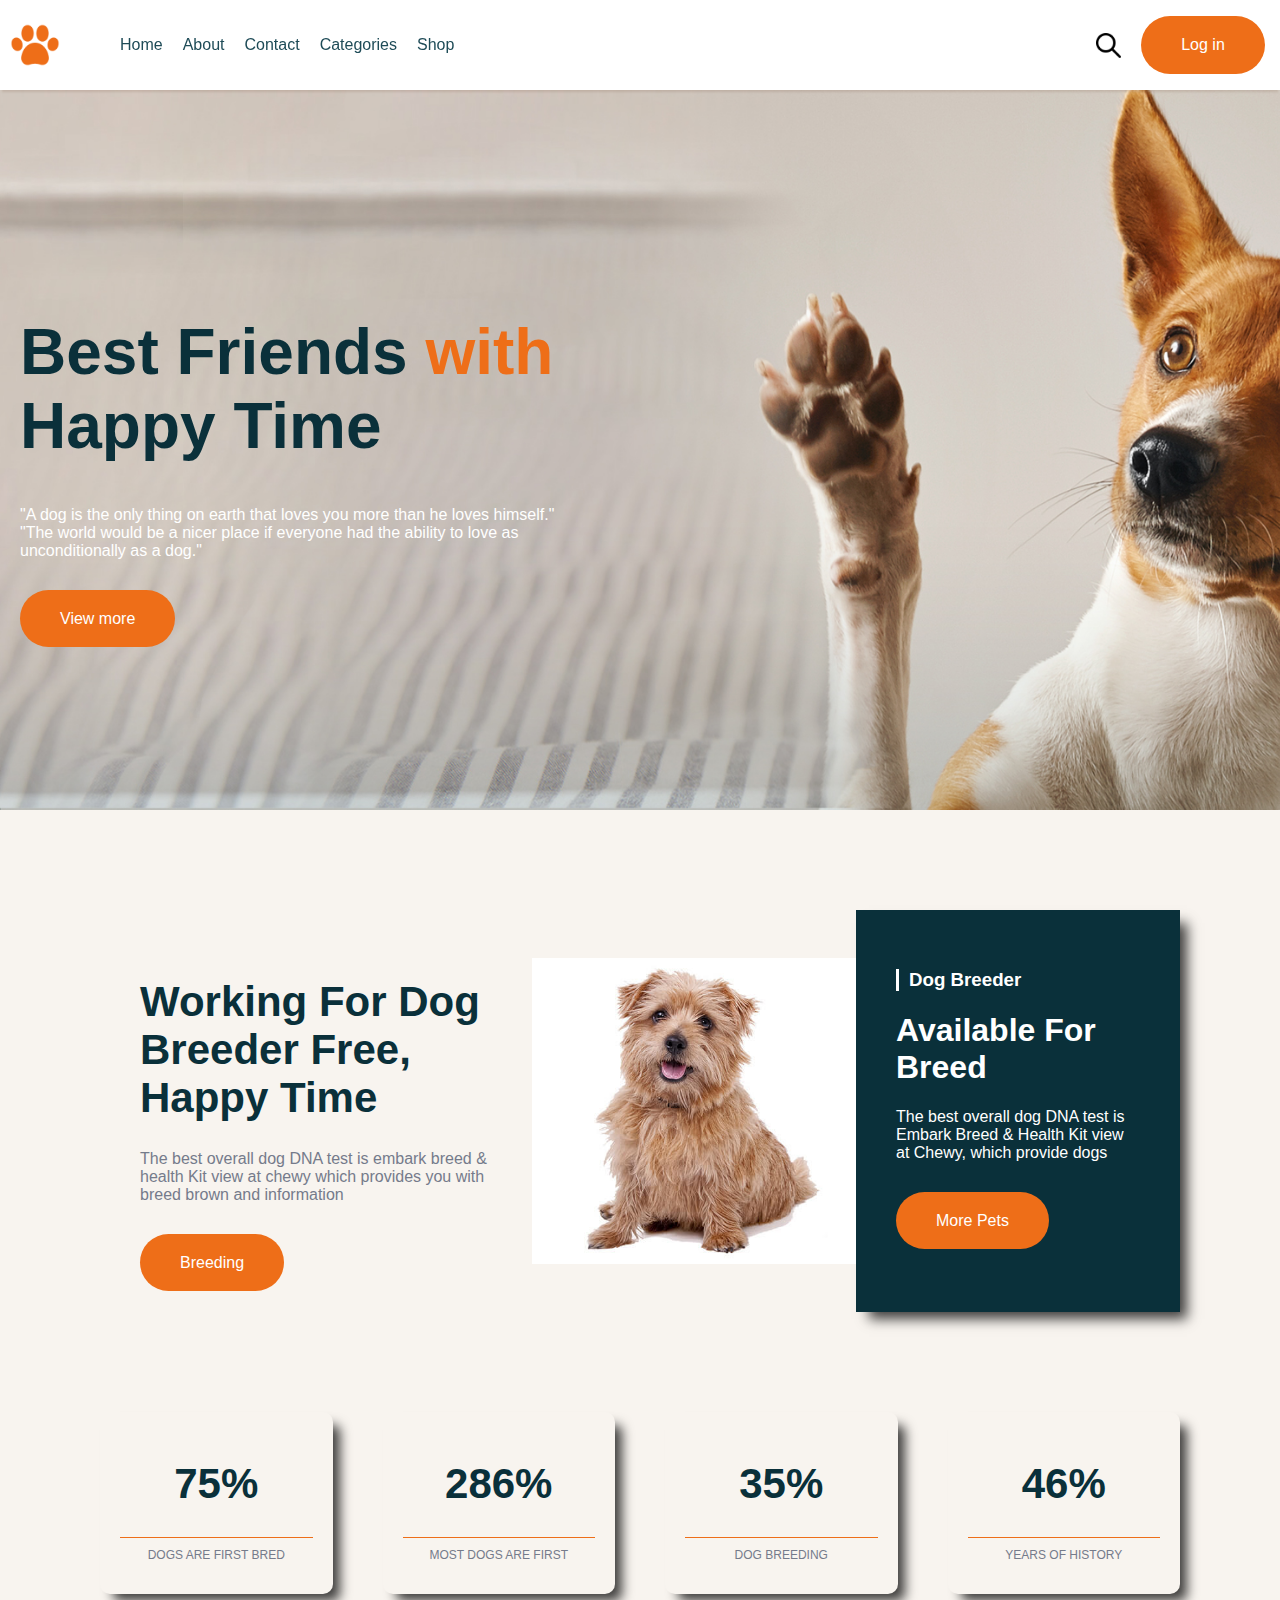
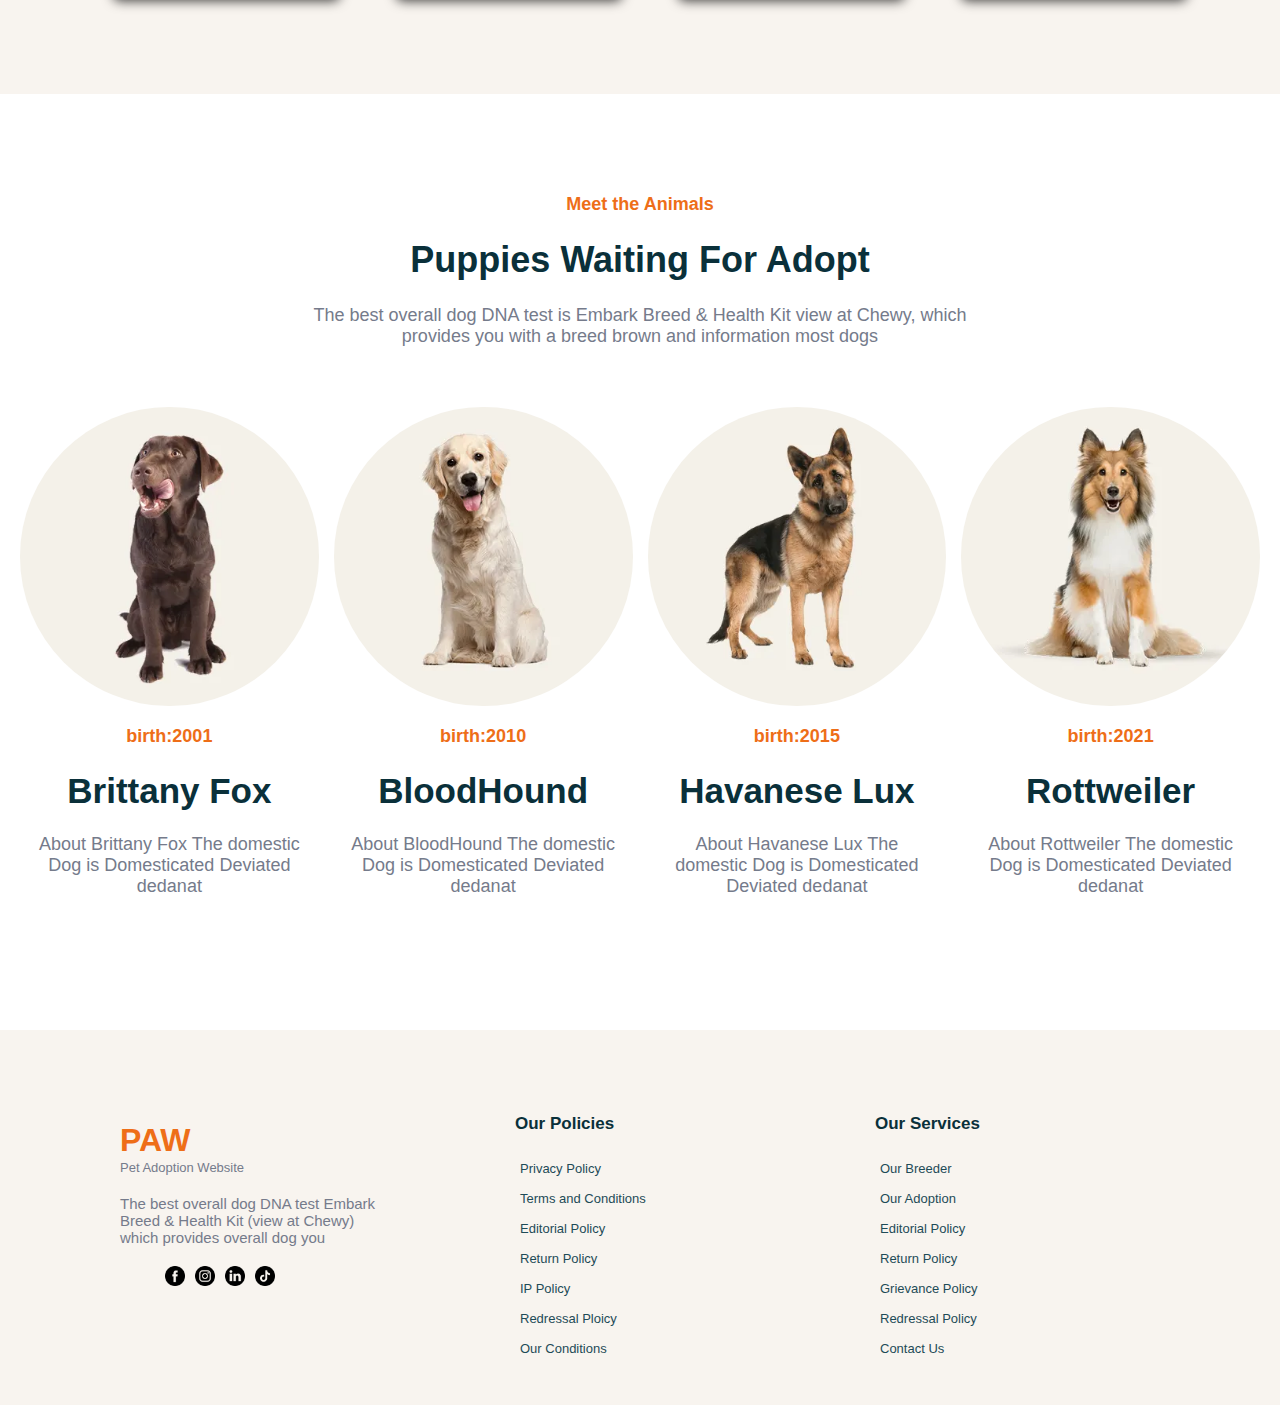
<file: Web Project(Pet Adoption website)/index.html>
<!DOCTYPE html>
<html lang="en">

<head>
    <meta charset="UTF-8">
    <meta name="viewport" content="width=>, initial-scale=1.0">
    <link rel="stylesheet" href="css/home.css">
    <link rel="stylesheet" href="css/carousel.css">
    <link rel="stylesheet" href="css/globals.css">
    <link href="https://cdnjs.cloudflare.com/ajax/libs/font-awesome/6.1.1/css/all.min.css"
        integrity="sha512-KfkfwYDsLkIlwQp6LFnl8zNdLGxu9YAA1QvwINks4PhcElQSvqcyVLLD9aMhXd13uQjoXtEKNosOWaZqXgel0g=="
        crossorigin="anonymous" referrerpolicy="no-referrer" rel="stylesheet" />
    <script src="https://code.jquery.com/jquery-3.6.0.min.js"
        integrity="sha256-/xUj+3OJU5yExlq6GSYGSHk7tPXikynS7ogEvDej/m4=" crossorigin="anonymous">
        </script>
    <script type="text/javascript" src="js/jquery.cycle.all.js"></script>
    <link rel="icon" type="image/x-icon" href="favicon.ico">
    <title>Pet Adoption Website</title>
</head>

<body>
    <nav>
        <div class="logo">
            <div class="paw-logo"><img src="assets/pets.png" /></div>
            <ul class="nav-links">
                <li><a href='/'>Home</a></li>
                <li><a href='/about.php'>About</a></li>
                <li><a href='#footer'>Contact</a></li>
                <li><a href='#'>Categories</a></li>
                <li><a href='/shop.php'>Shop</a></li>
            </ul>
        </div>
        <div class="cart">
            <input type="text" id="search" disabled>
            <div class="search"><img src="assets/magnifying-glass.png" alt="search"></div>
            <a href="login.html" class="button">Log in</a>
        </div>
    </nav>
    <div class="hero">
        <div class="hero-in">
            <div class="hero-in-cont">
                <h1>Best Friends <span>with</span> Happy Time</h1>
                <p>"A dog is the only thing on earth that loves you more than he loves himself."<br>"The world would be
                    a nicer place if everyone had the ability to love as<br> unconditionally as a dog."</p>
                <a href="#" class="button">View more</a>
            </div>
        </div>
        <div class="hero-in"></div>
    </div>
    <div class="hero2">
        <div class="hero2-left">
            <h1>Working For Dog Breeder Free, Happy Time</h1>
            <p>The best overall dog DNA test is embark breed & health Kit view at chewy which provides you with breed
                brown and information</p>
            <a href="#" class="button">Breeding</a>
        </div>
        <div class="hero2-right">
            <div class="slider">
                <div class="carousel-slider">
                    <img src="assets/1.jpeg" alt="1">
                    <img src="assets/2.jpeg" alt="2">
                    <img src="assets/3.jpeg" alt="3">
                </div>
            </div>
            <div class="highlight">
                <h3>Dog Breeder</h3>
                <h1>Available For Breed</h1>
                <p>The best overall dog DNA test is Embark Breed & Health Kit view at Chewy, which provide dogs</p>
                <a href="#" class="button">More Pets</a>
            </div>
        </div>

    </div>
    <div class="info">
        <div class="info-in">
            <h1>75%</h1>
            <p>DOGS ARE FIRST BRED</p>
        </div>
        <div class="info-in">
            <h1>286%</h1>
            <p>MOST DOGS ARE FIRST</p>
        </div>
        <div class="info-in">
            <h1>35%</h1>
            <p>DOG BREEDING</p>
        </div>
        <div class="info-in">
            <h1>46%</h1>
            <p>YEARS OF HISTORY</p>
        </div>
    </div>
    <!-- <--------------------------third page--------------------->

    <div class="pet">
        <span>Meet the Animals</span>
        <h1>Puppies Waiting For Adopt</h1>
        <p>The best overall dog DNA test is Embark Breed & Health Kit view at Chewy, which<br> provides you with a breed
            brown and information most dogs</p>
        <div class="pets">
            <div class="pets-in">
                <div class="pets-img">
                    <img src="assets/pet4.webp" alt="">
                </div>
                <div class="pets-text">
                    <span>birth:2001</span>
                    <h1>Brittany Fox</h1>
                    <p>About Brittany Fox The domestic Dog is Domesticated Deviated dedanat</p>
                </div>
            </div>
            <div class="pets-in">
                <div class="pets-img">
                    <img src="assets/pet1.webp" alt="">
                </div>
                <div class="pets-text">
                    <span>birth:2010</span>
                    <h1>BloodHound</h1>
                    <p>About BloodHound The domestic Dog is Domesticated Deviated dedanat</p>
                </div>
            </div>
            <div class="pets-in">
                <div class="pets-img">
                    <img src="assets/pet2.webp" alt="">
                </div>
                <div class="pets-text">
                    <span>birth:2015</span>
                    <h1>Havanese Lux</h1>
                    <p>About Havanese Lux The domestic Dog is Domesticated Deviated dedanat</p>
                </div>
            </div>
            <div class="pets-in">
                <div class="pets-img">
                    <img src="assets/pet3.webp" alt="">
                </div>
                <div class="pets-text">
                    <span>birth:2021</span>
                    <h1>Rottweiler</h1>
                    <p>About Rottweiler The domestic Dog is Domesticated Deviated dedanat</p>
                </div>
            </div>
        </div>
    </div>
    <!-- footer -->
    <div class="footer" id="footer">
        <div class="footer-in">
            <h1>PAW</h1>
            <span>
                Pet Adoption Website
            </span>
            <p>The best overall dog DNA test Embark<br> Breed & Health Kit (view at Chewy)<br> which provides overall dog you</p>
            <ul class="social">
                <li><a href="#"><img src="assets/socials/facebook.png" alt="facebook"></a></li>
                <li><a href="#"><img src="assets/socials/instagram.png" alt="instagram"></a></li>
                <li><a href="#"><img src="assets/socials/linkedin.png" alt="linkedin"></a></li>
                <li><a href="#"><img src="assets/socials/tiktok.png" alt="tiktok"></a></li>
            </ul>
        </div>
        <div class="footer-in">
                <h2>Our Policies</h2>
                <ul>
                    <li><a href="#">Privacy Policy</a></li>
                    <li><a href="#">Terms and Conditions</a></li>
                    <li><a href="#">Editorial Policy</a></li>
                    <li><a href="#">Return Policy</a></li>
                    <li><a href="#">IP Policy</a></li>
                    <li><a href="#">Redressal Ploicy</a></li>
                    <li><a href="#">Our Conditions</a></li>
                </ul>
        </div>
        <div class="footer-in">
            <h2>Our Services</h2>
            <ul>
                <li><a href="#">Our Breeder</a></li>
                <li><a href="#">Our Adoption</a></li>
                <li><a href="#">Editorial Policy</a></li>
                <li><a href="#">Return Policy</a></li>
                <li><a href="#">Grievance Policy</a></li>
                <li><a href="#">Redressal Policy</a></li>
                <li><a href="#">Contact Us</a></li>
            </ul>
        </div>
        
    </div>
    <script src="js/home.js"></script>
</body>

</html>
</file>
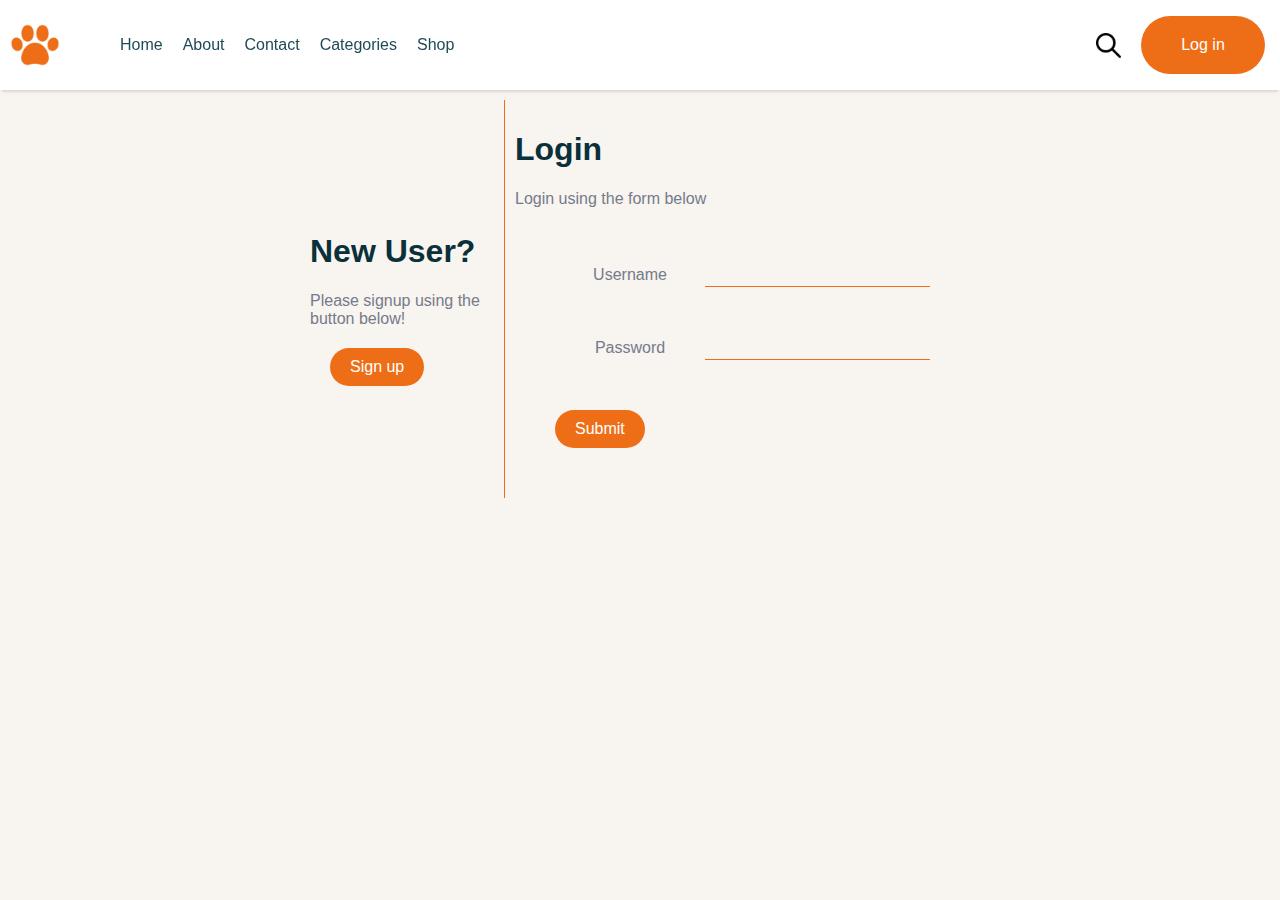
<file: Web Project(Pet Adoption website)/login.html>
<!DOCTYPE html>
<html lang="en">

<head>
    <meta charset="UTF-8">
    <meta name="viewport" content="width=>, initial-scale=1.0">
    <link rel="stylesheet" href="css/login.css">
    <link rel="stylesheet" href="css/globals.css">
    <link rel="stylesheet" href="css/home.css">
    <link href="https://cdnjs.cloudflare.com/ajax/libs/font-awesome/6.1.1/css/all.min.css"
        integrity="sha512-KfkfwYDsLkIlwQp6LFnl8zNdLGxu9YAA1QvwINks4PhcElQSvqcyVLLD9aMhXd13uQjoXtEKNosOWaZqXgel0g=="
        crossorigin="anonymous" referrerpolicy="no-referrer" rel="stylesheet" />
    <script src="https://code.jquery.com/jquery-3.6.0.min.js"
        integrity="sha256-/xUj+3OJU5yExlq6GSYGSHk7tPXikynS7ogEvDej/m4=" crossorigin="anonymous">
        </script>
    <script type="text/javascript" src="js/jquery.cycle.all.js"></script>
    <link rel="icon" type="image/x-icon" href="favicon.ico">
    <title>Login - Pet Adoption Website</title>
</head>

<body>
    <nav>
        <div class="logo">
            <div class="paw-logo"><img src="assets/pets.png" /></div>
            <ul class="nav-links">
                <li><a href='index.html'>Home</a></li>
                <li><a href='/about.php'>About</a></li>
                <li><a href='/contact.php'>Contact</a></li>
                <li><a href='#'>Categories</a></li>
                <li><a href='/shop.php'>Shop</a></li>
            </ul>
        </div>
        <div class="cart">
            <input type="text" id="search" disabled>
            <div class="search"><img src="assets/magnifying-glass.png" alt="search"></div>
            <a href="login.html" class="shop">Log in</a>
        </div>
    </nav>
    <div class="login" id="login">
        <div class="login-left">
            <div class="login-left-in">
                <h1>New User?</h1>
                <p>Please signup using the button below!</p>
                <div class="button" onclick="swap('signup')">Sign up</div>
            </div>
        </div>
        <div class="login-right">
            <h1>Login</h1>
            <p>Login using the form below</p>
            <div class="error"></div>
            <div class="form">
                <div class="form-field">
                    <label for="">Username</label>
                    <input type="text" name="user" id="user">
                </div>
                <div class="form-field">
                    <label for="password">Password</label>
                    <input type="password" name="password" id="password">
                </div>
                <div class="form-field">
                    <div class="button" onclick="signin()">Submit</div>
                </div>
            </div>
        </div>
    </div>
    <div class="login" id="signup">
        <div class="login-left">
            <div class="login-left-in">
                <h1>Returning User?</h1>
                <p>Please sign in using the button below!</p>
                <div class="button" onclick="swap('signin')">Sign in</div>
            </div>
        </div>
        <div class="login-right">
            <h1>Signup</h1>
            <p>Signup using the form below</p>
            <div class="error"></div>
            <div class="message"></div>
            <div class="form">
                <div class="form-field">
                    <label for="">Username</label>
                    <input type="text" name="user" id="reguser">
                </div>
                <div class="form-field">
                    <label for="">Email</label>
                    <input type="email" name="email" id="email">
                </div>
                <div class="form-field">
                    <label for="">Full Name</label>
                    <input type="text" name="fullname" id="fullname">
                </div>
                <div class="form-field">
                    <label for="">Phone Number</label>
                    <input type="text" name="phonenumber" id="phonenumber">
                </div>
                <div class="form-field">
                    <label for="password">Password</label>
                    <input type="password" name="password" id="regpassword">
                </div>
                <div class="form-field">
                    <div class="button" onclick="signup()">Submit</div>
                </div>
            </div>
        </div>
    </div>
    <script src="js/login.js"></script>
</body>

</html>
</file>
<file: Web Project(Pet Adoption website)/css/home.css>
body {
    padding: 0;
    margin: 0;
}

nav {
    display: grid;
    grid-template-columns: 70% 30%;
    min-height: 90px;
    background-color: white;
    position: fixed;
    top: 0;
    width: 100%;
    z-index: 10;
    box-shadow: 0 4px 2px -2px rgba(134, 99, 77, 0.2);
}

nav .logo,
nav .cart {
    display: flex;
}

nav .logo .paw-logo,
nav .logo .nav-links,
nav .cart {
    display: flex;
    justify-content: center;
    text-align: center;
    align-items: center;

}

nav .cart input:disabled {
    border: none;
    background-color: transparent;
}
nav .cart input{
    border: none;
    border-bottom: 1px solid var(--theme-color);
}

nav .logo .paw-logo {
    padding: 10px;
}

nav .logo .nav-links {
    list-style-type: none;
    color: rgb(54, 53, 53);
    font-size: 16px;
}

nav .logo .nav-links li a {
    margin: 10px;
    transition: color 300ms ease-in-out;
    text-decoration: none;

}

nav .cart .search {
    margin-right: 20px;
    padding: 10px 0;

}

nav .cart .search img {
    height: 25px;
    transform: translateY(2px);
    margin-left: 4px;
}


.shop {
    background-color: var(--theme-color);
    padding: 20px 40px;
    border-radius: 50px;
    color: white;
    transition: border-radius 400ms ease-in-out;
}

.shop:hover {
    border-radius: 25px;
}

nav .logo .nav-links li:hover {
    color: var(--theme-color);

}

.paw-logo img {
    width: 50px;
}

.hero {
    min-height: 80vh;
    background-image: url("../assets/hero.jpg");
    background-repeat: no-repeat;
    background-size: cover;
    display: grid;
    grid-template-columns: 45% 55%;
    margin-top: 90px;
}

.hero-in {
    display: flex;
    align-items: center;
    padding: 20px;
}

.hero-in-cont h1 {
    font-size: 64px !important;
}

.hero-in-cont p {
    margin-bottom: 50px !important;
    color: white;
}

.hero-in-cont a.shop:hover {
    color: white !important;
}

.hero2 {
    display: grid;
    grid-template-columns: 40% 60%;
    padding: 100px;
}

.hero2-left {
    /* background-color: red; */
    padding: 40px;
}

.hero2-left h1 {
    font-size: 42px;
    color: var(--highlight-color);
    font-weight: bold !important;
}

.hero2-left p,
.hero2-right .highlight p {
    margin-bottom: 50px;

}

.hero2-right {

    display: grid;
    grid-template-columns: 50% 50%;
}

.hero2-right .highlight {
    background-color: var(--highlight-color);
    color: white;
    padding: 40px;
    box-shadow: 10px 10px 12px -3px rgba(0, 0, 0, 0.75);
    -webkit-box-shadow: 10px 10px 12px -3px rgba(0, 0, 0, 0.75);
    -moz-box-shadow: 10px 10px 12px -3px rgba(0, 0, 0, 0.75);
}

.hero2-right .highlight h3,
.hero2-right .highlight h1 {
    color: white !important;
    font-weight: bold !important;
}

.hero2-right .highlight h3 {
    border-left: 3px white solid;
    padding-left: 10px;
}

.hero2-right .slider {
    /* margin: 0 auto; */
    display: flex !important;
    align-items: center !important;
    justify-content: center !important;
    text-align: center !important;
}

.info {
    display: grid;
    grid-template-columns: repeat(4, 1fr);
    gap: 50px;
    padding: 0 100px;
    margin-bottom: 100px;
}

.info-in {
    /* background-color: white; */
    padding: 20px;
    text-align: center;
    border-radius: 10px;
    box-shadow: 10px 10px 12px -3px rgba(0, 0, 0, 0.75);
    -webkit-box-shadow: 10px 10px 12px -3px rgba(0, 0, 0, 0.75);
    -moz-box-shadow: 10px 10px 12px -3px rgba(0, 0, 0, 0.75);
}

.info-in h1 {
    font-size: 42px;
    transition: color 300ms ease-in-out;
}

.info-in p {
    font-size: 12px;
    border-top: 1px var(--theme-color) solid;
    padding-top: 10px;
}

.info-in h1:hover {
    color: var(--theme-color);

}

.pet {
    text-align: center;
    font-size: 18px;
    background-color: white;
    padding: 100px 20px;
}

.pet span {
    color: var(--theme-color);
    font-weight: bold;
}

.pet h1 {
    color: var(--highlight-color);
}

.pets {
    display: grid;
    grid-template-columns: repeat(4, 1fr);
    gap: 15px;
    margin-top: 60px;

}

.pets-in .pets-text {
    padding: 15px;
}

.pets-in .pets-text h1 {
    font-size: 35px;
}

.pets-in .pets-img img {
    width: 100% !important;
    border-radius: 100%;

}

.footer {
    display: grid;
    grid-template-columns: repeat(3, 1fr);
    margin-top: 50px;
    padding: 0 100px;
}

.footer-in {
    padding: 20px;
}

.footer-in h1 {
    color: var(--theme-color);
}

.footer-in p {
    font-size: 15px;
    padding-top: 15px;
}

.footer-in span {
    transform: translateY(-20px) !important;
    position: absolute !important;
    font-size: 13px;
}

.footer-in h2 {
    padding-left: 35px;
    font-size: 17px;
    margin-bottom: 25px;
}

.footer-in ul.social {
    display: flex;
    margin-top: 20px;
}

.footer-in ul.social li a img {
    height: 20px;
    padding: 0 5px;
}

.footer-in ul li {
    padding-bottom: 12px;
    list-style-type: none;
}

.footer-in ul li a {
    /* color: var(--text-color); */
    font-size: 13px !important;
}
</file>
<file: Web Project(Pet Adoption website)/css/carousel.css>
.carousel{
    
    margin: auto;
    padding: 40px;    
}

.carousel-slider{
    /* height: 470px !important; */
    width: 100%;
    display: block;
}
.carousel-slider img{
    object-fit: contain;
    height: auto;
    width: 100%;
    object-position: center;
}
</file>
<file: Web Project(Pet Adoption website)/css/globals.css>
:root{
    --theme-color: #ee6e18;
    --link-color: #1e4b57;
    --text-color: #757b8b;
    --highlight-color: #0a303a;   
}
html{
    scroll-behavior: smooth;
}
@import url('https://fonts.googleapis.com/css2?family=Poppins:ital,wght@0,300;0,400;0,500;0,600;1,300;1,400&display=swap');
body{
    font-family: 'Poppins', sans-serif;
    color: var(--text-color);
    background-color: #f8f4ef;
}
a, a:visited{
    color: var(--link-color);
    text-decoration: none;
}

a{
    transition: color 300ms ease-in-out;
}
a:hover{
    color: var(--theme-color);
}
h1, h2, h3, h4{
    color: var(--highlight-color);
}
h1 span{
    color: var(--theme-color);
}
.button {
    background-color: var(--theme-color);
    padding: 20px 40px;
    border-radius: 50px;
    color: white !important;
    transition: border-radius 400ms ease-in-out;
}
.button:hover{
    border-radius: 25px;
    color: white !important;    
}
</file>
<file: Web Project(Pet Adoption website)/css/login.css>
body {
    margin: 0;
    padding: 0;
}

.login {
    padding: 0 300px;
    display: grid;
    margin-top: 100px;
    grid-template-columns: 30% 70%;
}

.login .login-left {
    padding: 10px;
    display: flex;
    align-items: center;
    justify-content: center;
}

.login .login-left .login-left-in .button {
    padding: 10px 20px;
    background: var(--theme-color);
color: white;;
    margin-top: 20px;
    cursor:pointer;
    width: max-content;
    margin-left: 20px;
}

.login .login-right {
    padding: 10px;
    border-left: 1px solid var(--theme-color);
}

.login .login-right .form {
    gap: 10px;
    display: flex;
    flex-direction: column;
    padding: 20px;
}

.login .login-right .form .form-field {
    display: grid;
    grid-template-columns: 40% 60%;
    padding: 20px;
}

.login .login-right .form .form-field label {
    display: flex;
    align-items: center;
    text-align: center;
    justify-content: center;
}
.login .login-right .form .form-field input {
    height: 20px;
    border: none;
    background-color: transparent !important;
    border-bottom: 1px solid var(--theme-color);
}

.login .login-right .form .form-field .button {
    padding: 10px 20px;
    background: var(--theme-color);
color: white;;
    cursor:pointer;
    width: max-content;
}

.error {
    color: crimson;
    text-align: center;
}
.message {
    color: green;
    text-align: center;
}
</file>
